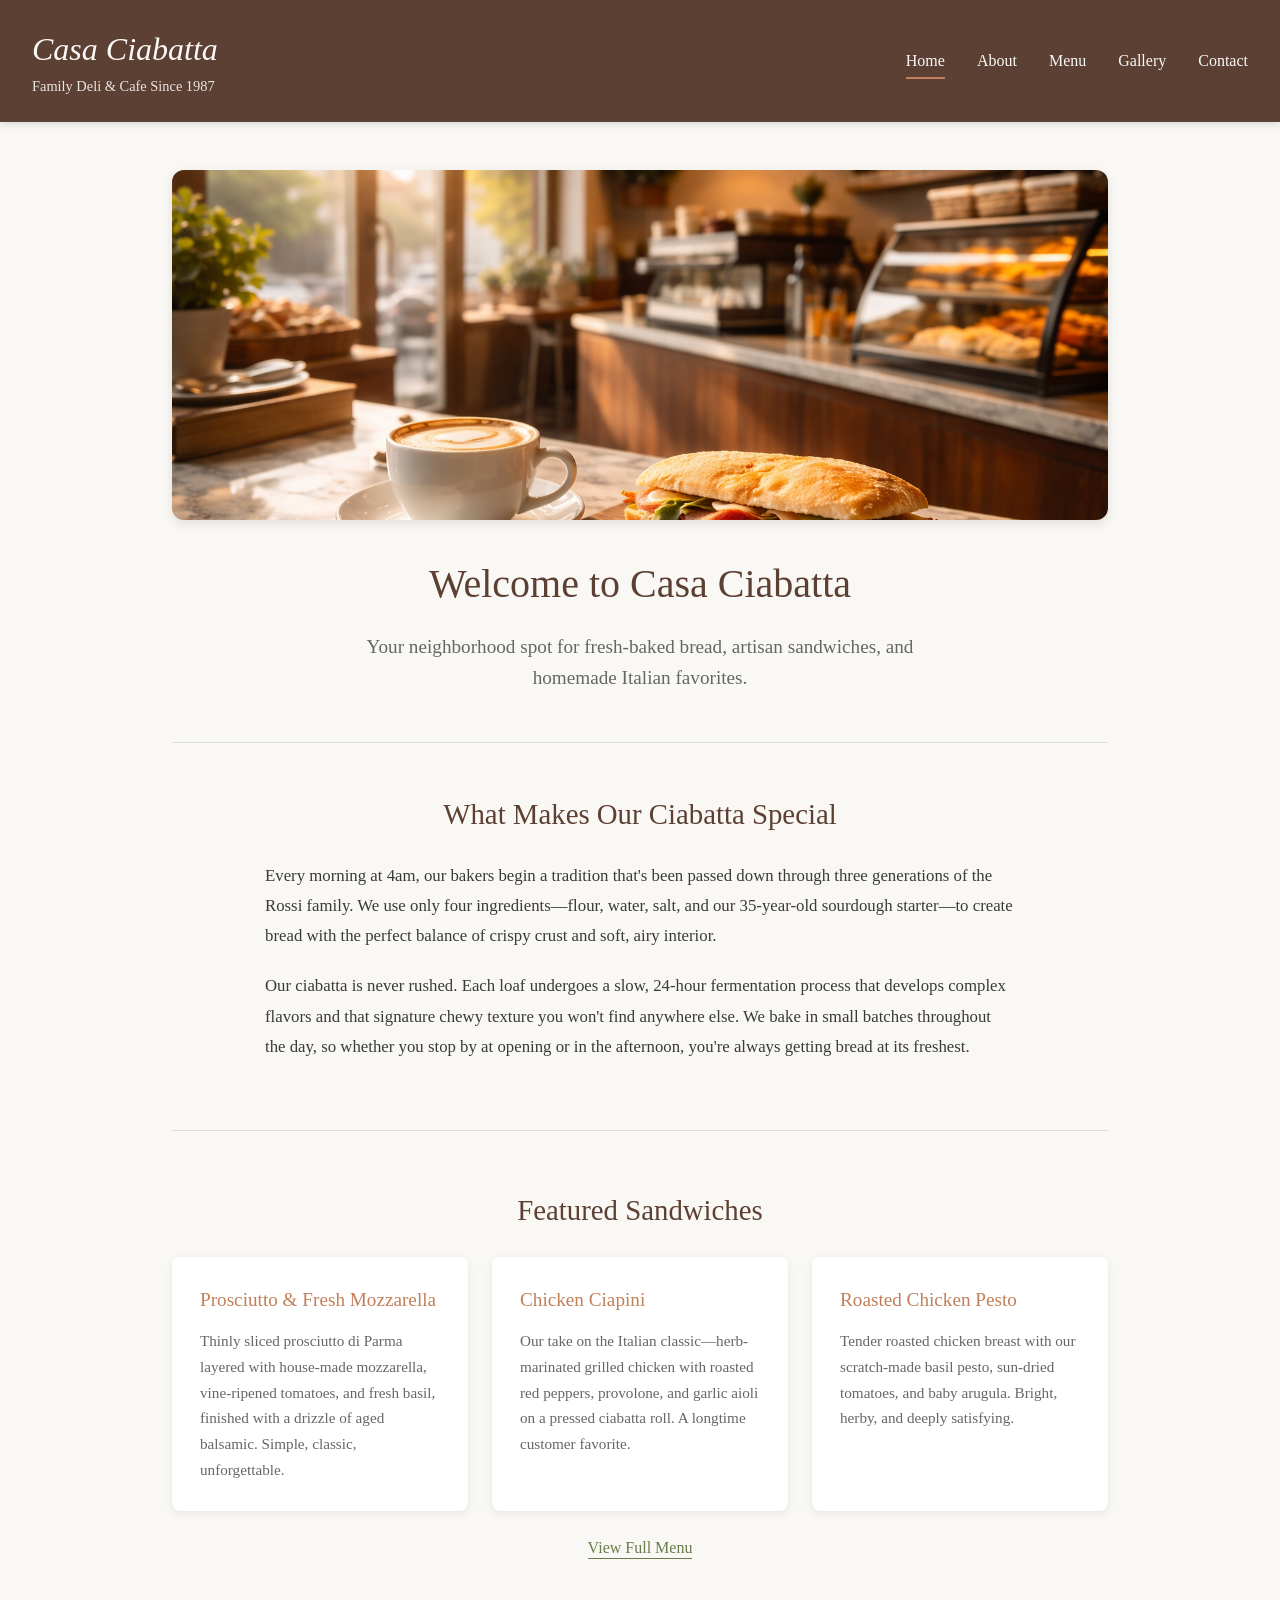
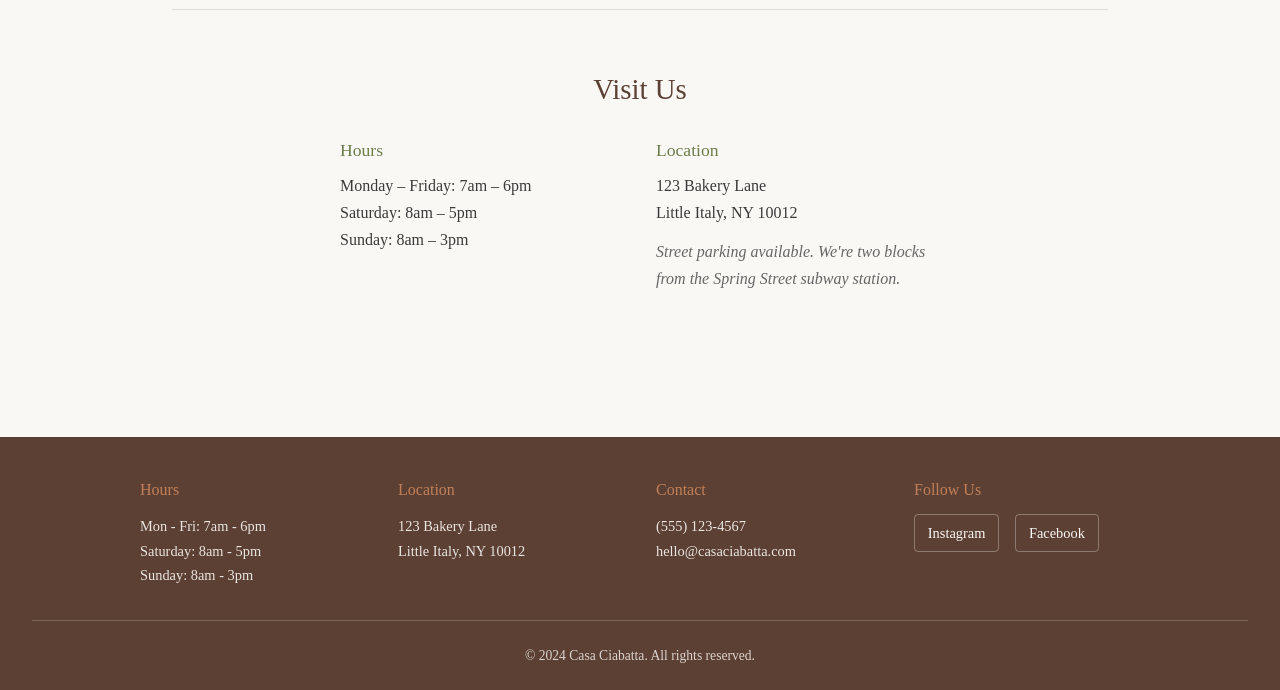
<file: index.html>
<!DOCTYPE html>
<html lang="en">

<head>
    <meta charset="UTF-8">
    <meta name="viewport" content="width=device-width, initial-scale=1.0">
    <title>Casa Ciabatta | Family Deli & Cafe</title>
    <link rel="stylesheet" href="styles.css">
</head>

<body>
    <header>
        <div class="logo">
            <h1>Casa Ciabatta</h1>
            <p class="tagline">Family Deli & Cafe Since 1987</p>
        </div>
        <nav>
            <ul>
                <li><a href="index.html" class="active">Home</a></li>
                <li><a href="about.html">About</a></li>
                <li><a href="menu.html">Menu</a></li>
                <li><a href="gallery.html">Gallery</a></li>
                <li><a href="contact.html">Contact</a></li>
            </ul>
        </nav>
    </header>

    <main>
        <section class="hero">
            <div class="hero-image">
                <img src="images/hero.png" alt="Cappuccino and ciabatta at Casa Ciabatta café">
            </div>
            <h2>Welcome to Casa Ciabatta</h2>
            <p>Your neighborhood spot for fresh-baked bread, artisan sandwiches, and homemade Italian favorites.</p>
        </section>

        <section class="home-section">
            <h3>What Makes Our Ciabatta Special</h3>
            <div class="section-content">
                <p>Every morning at 4am, our bakers begin a tradition that's been passed down through three generations
                    of the Rossi family. We use only four ingredients—flour, water, salt, and our 35-year-old sourdough
                    starter—to create bread with the perfect balance of crispy crust and soft, airy interior.</p>
                <p>Our ciabatta is never rushed. Each loaf undergoes a slow, 24-hour fermentation process that develops
                    complex flavors and that signature chewy texture you won't find anywhere else. We bake in small
                    batches throughout the day, so whether you stop by at opening or in the afternoon, you're always
                    getting bread at its freshest.</p>
            </div>
        </section>

        <section class="home-section">
            <h3>Featured Sandwiches</h3>
            <div class="featured-items">
                <div class="featured-card">
                    <h4>Prosciutto & Fresh Mozzarella</h4>
                    <p>Thinly sliced prosciutto di Parma layered with house-made mozzarella, vine-ripened tomatoes, and
                        fresh basil, finished with a drizzle of aged balsamic. Simple, classic, unforgettable.</p>
                </div>
                <div class="featured-card">
                    <h4>Chicken Ciapini</h4>
                    <p>Our take on the Italian classic—herb-marinated grilled chicken with roasted red peppers,
                        provolone, and garlic aioli on a pressed ciabatta roll. A longtime customer favorite.</p>
                </div>
                <div class="featured-card">
                    <h4>Roasted Chicken Pesto</h4>
                    <p>Tender roasted chicken breast with our scratch-made basil pesto, sun-dried tomatoes, and baby
                        arugula. Bright, herby, and deeply satisfying.</p>
                </div>
            </div>
            <p class="section-cta"><a href="menu.html">View Full Menu</a></p>
        </section>

        <section class="home-section visit-section">
            <h3>Visit Us</h3>
            <div class="visit-content">
                <div class="visit-info">
                    <h4>Hours</h4>
                    <p>Monday – Friday: 7am – 6pm<br>
                        Saturday: 8am – 5pm<br>
                        Sunday: 8am – 3pm</p>
                </div>
                <div class="visit-info">
                    <h4>Location</h4>
                    <p>123 Bakery Lane<br>
                        Little Italy, NY 10012</p>
                    <p class="visit-note">Street parking available. We're two blocks from the Spring Street subway
                        station.</p>
                </div>
            </div>
        </section>
    </main>

    <footer>
        <div class="footer-content">
            <div class="footer-section">
                <h4>Hours</h4>
                <p>Mon - Fri: 7am - 6pm<br>
                    Saturday: 8am - 5pm<br>
                    Sunday: 8am - 3pm</p>
            </div>
            <div class="footer-section">
                <h4>Location</h4>
                <p>123 Bakery Lane<br>
                    Little Italy, NY 10012</p>
            </div>
            <div class="footer-section">
                <h4>Contact</h4>
                <p>(555) 123-4567<br>
                    hello@casaciabatta.com</p>
            </div>
            <div class="footer-section">
                <h4>Follow Us</h4>
                <div class="social-links">
                    <a href="https://instagram.com" target="_blank">Instagram</a>
                    <a href="https://facebook.com" target="_blank">Facebook</a>
                </div>
            </div>
        </div>
        <div class="footer-bottom">
            <p>&copy; 2024 Casa Ciabatta. All rights reserved.</p>
        </div>
    </footer>
</body>

</html>
</file>
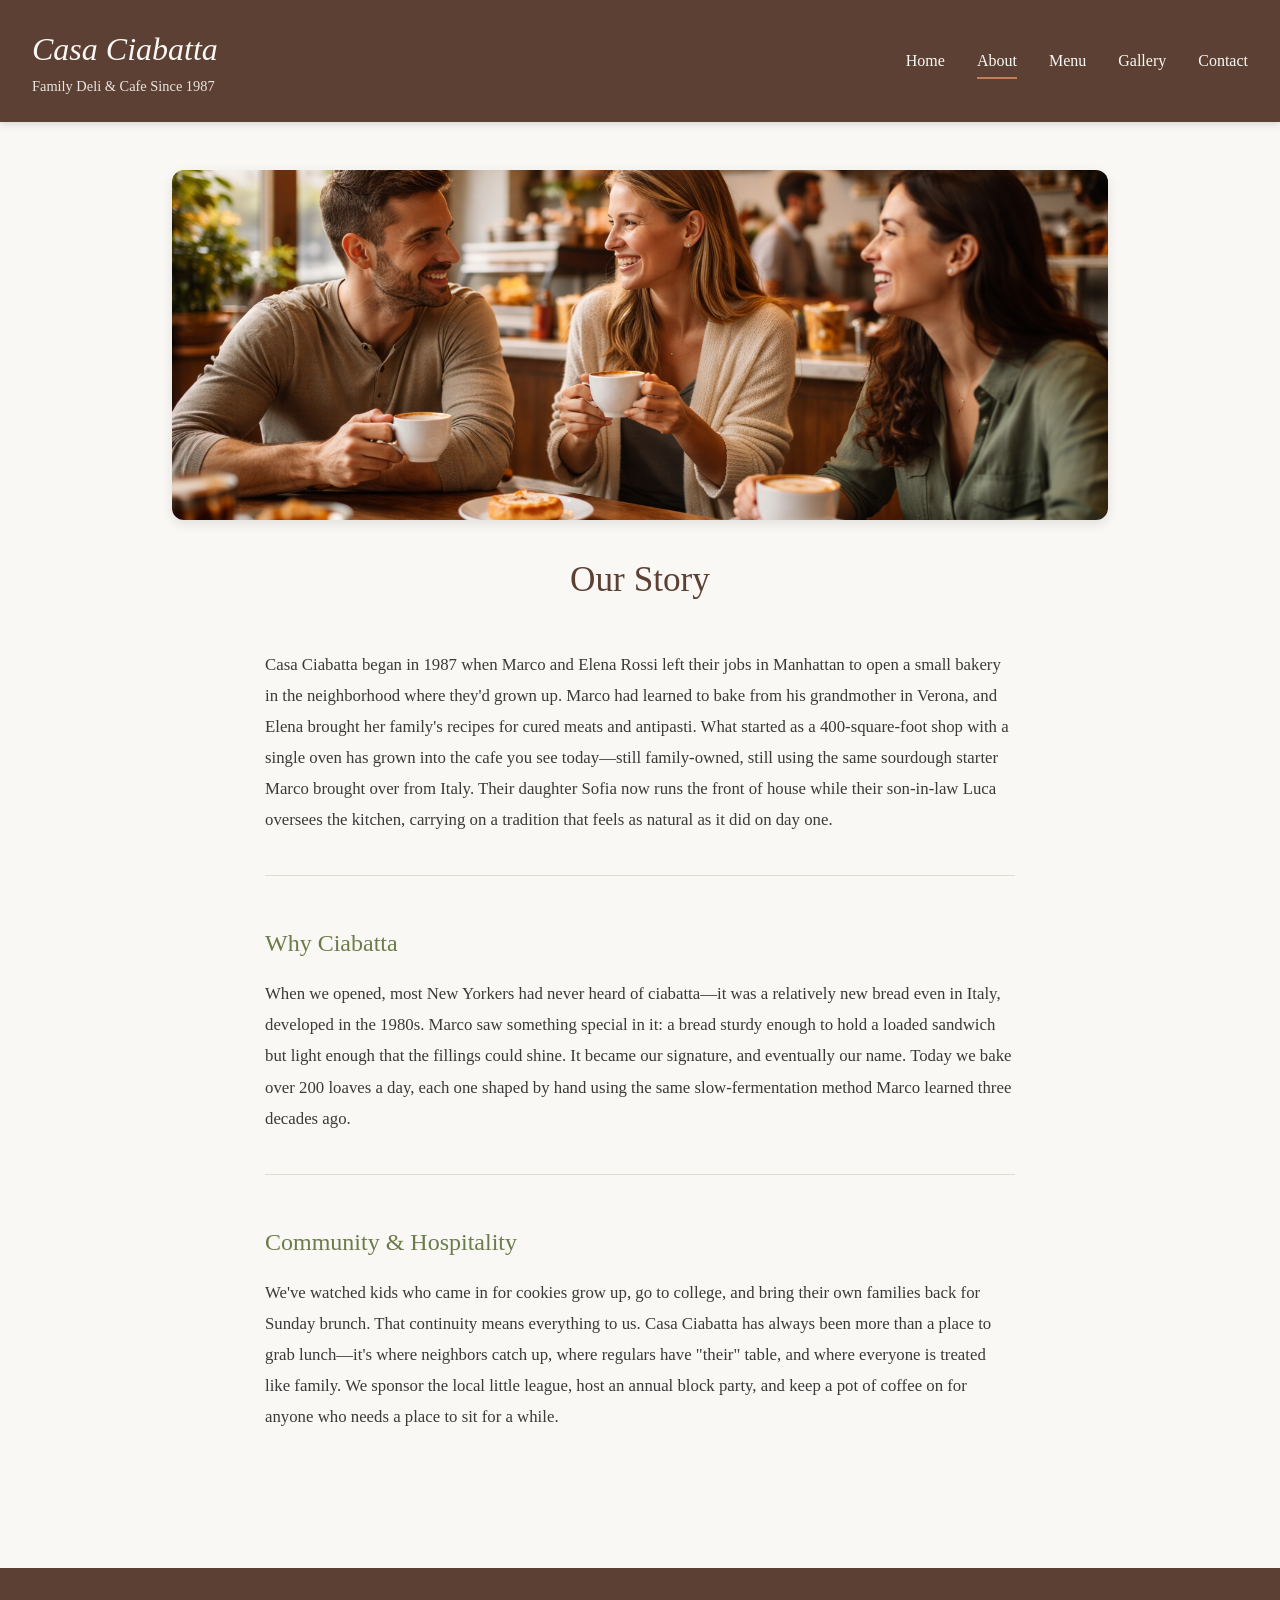
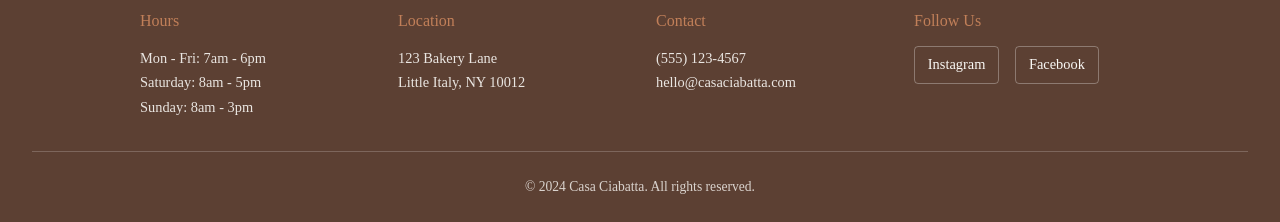
<file: about.html>
<!DOCTYPE html>
<html lang="en">

<head>
    <meta charset="UTF-8">
    <meta name="viewport" content="width=device-width, initial-scale=1.0">
    <title>About Us | Casa Ciabatta</title>
    <link rel="stylesheet" href="styles.css">
</head>

<body>
    <header>
        <div class="logo">
            <h1>Casa Ciabatta</h1>
            <p class="tagline">Family Deli & Cafe Since 1987</p>
        </div>
        <nav>
            <ul>
                <li><a href="index.html">Home</a></li>
                <li><a href="about.html" class="active">About</a></li>
                <li><a href="menu.html">Menu</a></li>
                <li><a href="gallery.html">Gallery</a></li>
                <li><a href="contact.html">Contact</a></li>
            </ul>
        </nav>
    </header>

    <main>
        <section class="about-hero">
            <img src="images/abouthero.png" alt="Guests talking inside Casa Ciabatta café">
        </section>

        <section class="page-header">
            <h2>Our Story</h2>
        </section>

        <section class="about-section">
            <div class="about-content">
                <p>Casa Ciabatta began in 1987 when Marco and Elena Rossi left their jobs in Manhattan to open a small
                    bakery in the neighborhood where they'd grown up. Marco had learned to bake from his grandmother in
                    Verona, and Elena brought her family's recipes for cured meats and antipasti. What started as a
                    400-square-foot shop with a single oven has grown into the cafe you see today—still family-owned,
                    still using the same sourdough starter Marco brought over from Italy. Their daughter Sofia now runs
                    the front of house while their son-in-law Luca oversees the kitchen, carrying on a tradition that
                    feels as natural as it did on day one.</p>
            </div>
        </section>

        <section class="about-section">
            <h3>Why Ciabatta</h3>
            <div class="about-content">
                <p>When we opened, most New Yorkers had never heard of ciabatta—it was a relatively new bread even in
                    Italy, developed in the 1980s. Marco saw something special in it: a bread sturdy enough to hold a
                    loaded sandwich but light enough that the fillings could shine. It became our signature, and
                    eventually our name. Today we bake over 200 loaves a day, each one shaped by hand using the same
                    slow-fermentation method Marco learned three decades ago.</p>
            </div>
        </section>

        <section class="about-section">
            <h3>Community & Hospitality</h3>
            <div class="about-content">
                <p>We've watched kids who came in for cookies grow up, go to college, and bring their own families back
                    for Sunday brunch. That continuity means everything to us. Casa Ciabatta has always been more than a
                    place to grab lunch—it's where neighbors catch up, where regulars have "their" table, and where
                    everyone is treated like family. We sponsor the local little league, host an annual block party, and
                    keep a pot of coffee on for anyone who needs a place to sit for a while.</p>
            </div>
        </section>
    </main>

    <footer>
        <div class="footer-content">
            <div class="footer-section">
                <h4>Hours</h4>
                <p>Mon - Fri: 7am - 6pm<br>
                    Saturday: 8am - 5pm<br>
                    Sunday: 8am - 3pm</p>
            </div>
            <div class="footer-section">
                <h4>Location</h4>
                <p>123 Bakery Lane<br>
                    Little Italy, NY 10012</p>
            </div>
            <div class="footer-section">
                <h4>Contact</h4>
                <p>(555) 123-4567<br>
                    hello@casaciabatta.com</p>
            </div>
            <div class="footer-section">
                <h4>Follow Us</h4>
                <div class="social-links">
                    <a href="https://instagram.com" target="_blank">Instagram</a>
                    <a href="https://facebook.com" target="_blank">Facebook</a>
                </div>
            </div>
        </div>
        <div class="footer-bottom">
            <p>&copy; 2024 Casa Ciabatta. All rights reserved.</p>
        </div>
    </footer>
</body>

</html>
</file>
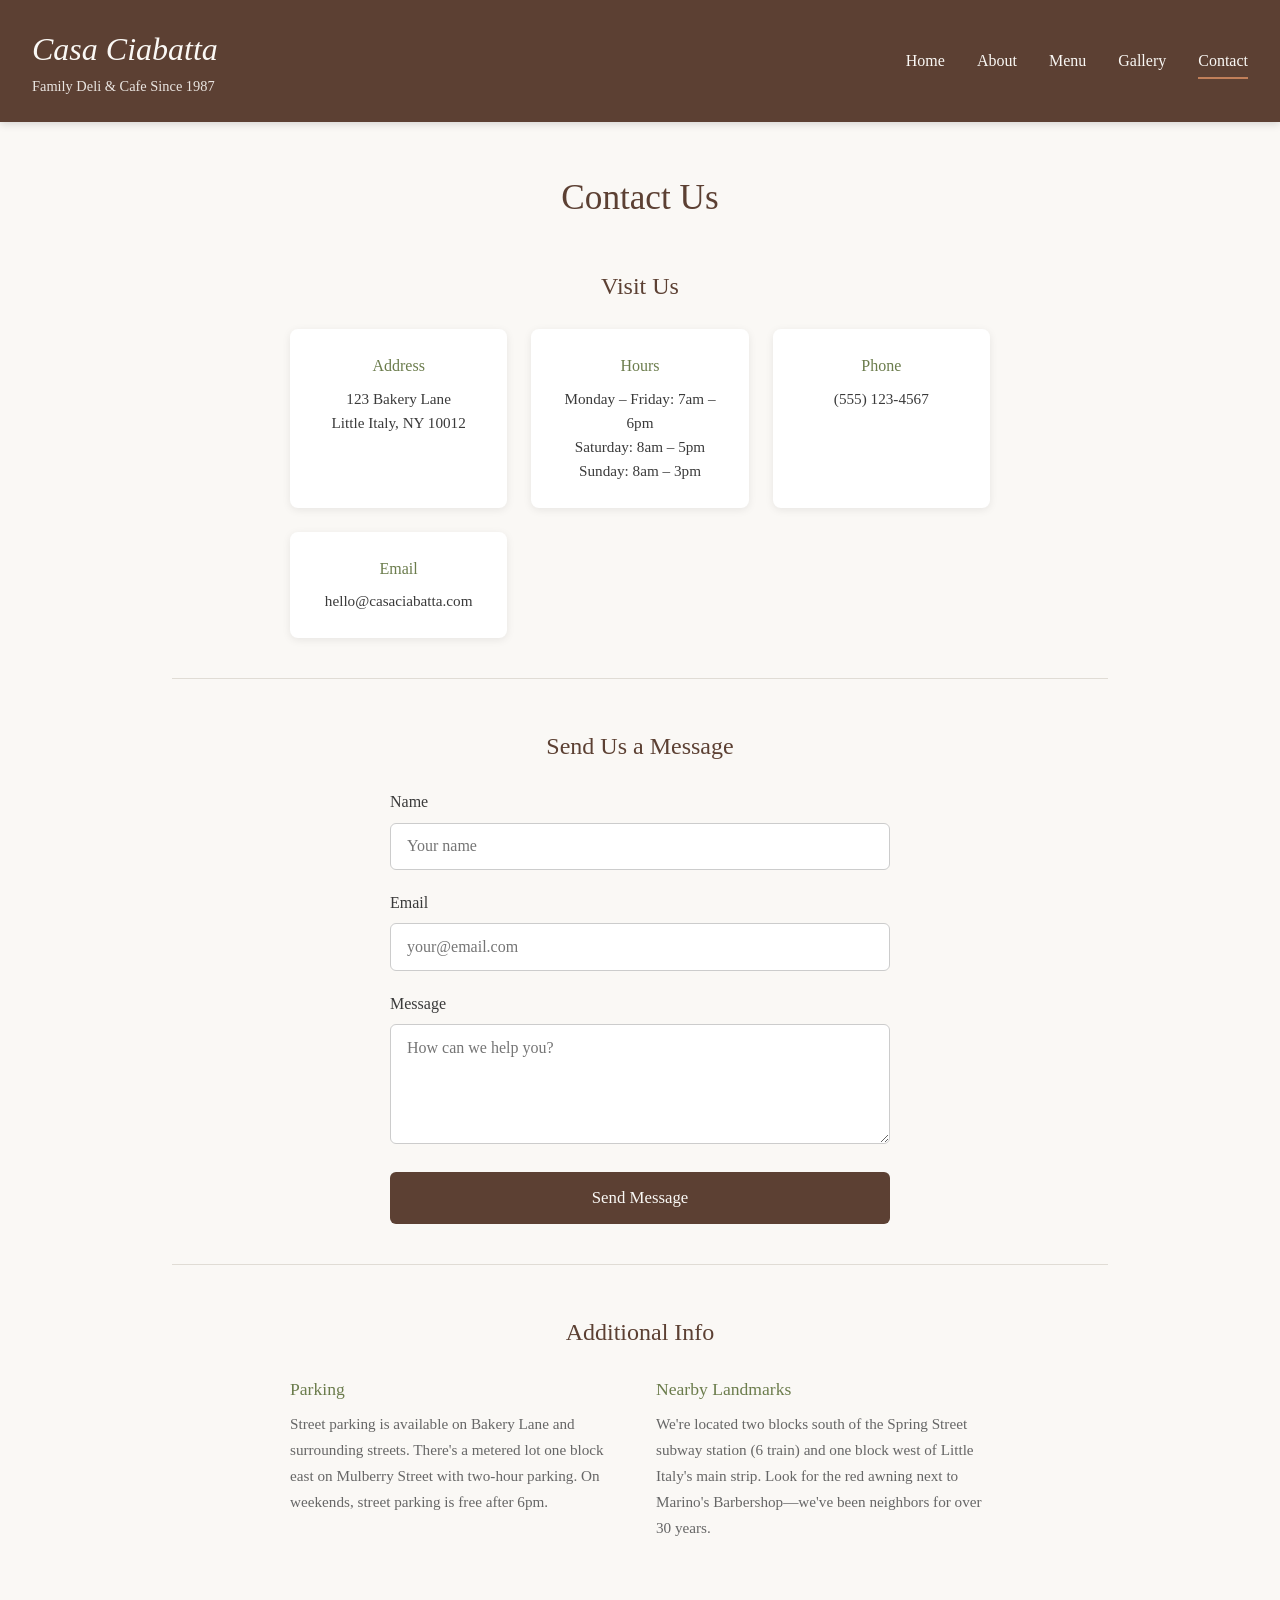
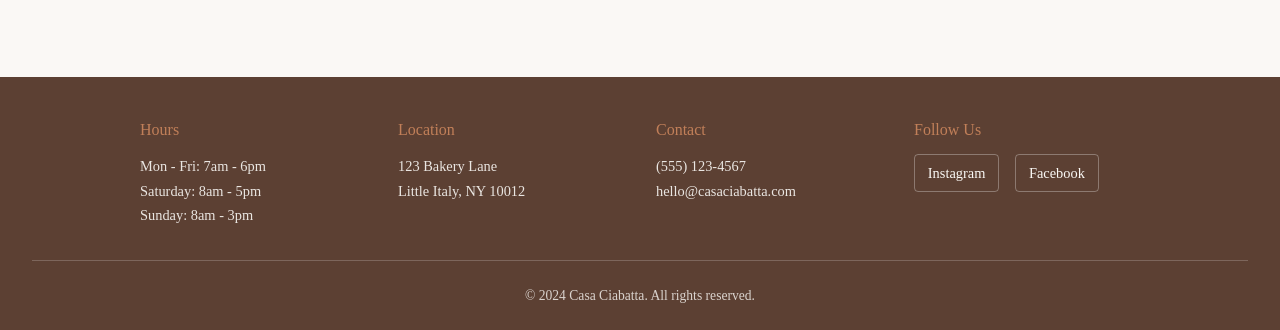
<file: contact.html>
<!DOCTYPE html>
<html lang="en">

<head>
    <meta charset="UTF-8">
    <meta name="viewport" content="width=device-width, initial-scale=1.0">
    <title>Contact | Casa Ciabatta</title>
    <link rel="stylesheet" href="styles.css">
</head>

<body>
    <header>
        <div class="logo">
            <h1>Casa Ciabatta</h1>
            <p class="tagline">Family Deli & Cafe Since 1987</p>
        </div>
        <nav>
            <ul>
                <li><a href="index.html">Home</a></li>
                <li><a href="about.html">About</a></li>
                <li><a href="menu.html">Menu</a></li>
                <li><a href="gallery.html">Gallery</a></li>
                <li><a href="contact.html" class="active">Contact</a></li>
            </ul>
        </nav>
    </header>

    <main>
        <section class="page-header">
            <h2>Contact Us</h2>
        </section>

        <section class="contact-section">
            <h3>Visit Us</h3>
            <div class="contact-grid">
                <div class="contact-card">
                    <h4>Address</h4>
                    <p>123 Bakery Lane<br>Little Italy, NY 10012</p>
                </div>
                <div class="contact-card">
                    <h4>Hours</h4>
                    <p>Monday – Friday: 7am – 6pm<br>
                        Saturday: 8am – 5pm<br>
                        Sunday: 8am – 3pm</p>
                </div>
                <div class="contact-card">
                    <h4>Phone</h4>
                    <p>(555) 123-4567</p>
                </div>
                <div class="contact-card">
                    <h4>Email</h4>
                    <p>hello@casaciabatta.com</p>
                </div>
            </div>
        </section>

        <section class="contact-section">
            <h3>Send Us a Message</h3>
            <form class="contact-form" id="contact-form" novalidate>
                <div class="form-group">
                    <label for="name">Name</label>
                    <input type="text" id="name" name="name" required placeholder="Your name">
                    <span class="error-msg" id="name-error"></span>
                </div>
                <div class="form-group">
                    <label for="email">Email</label>
                    <input type="email" id="email" name="email" required placeholder="your@email.com">
                    <span class="error-msg" id="email-error"></span>
                </div>
                <div class="form-group">
                    <label for="message">Message</label>
                    <textarea id="message" name="message" rows="5" required
                        placeholder="How can we help you?"></textarea>
                    <span class="error-msg" id="message-error"></span>
                </div>
                <button type="submit" class="submit-btn">Send Message</button>
            </form>
            <div id="success-msg" class="hidden" role="alert">
                Thanks for reaching out! We'll get back to you soon.
            </div>
        </section>

        <section class="contact-section">
            <h3>Additional Info</h3>
            <div class="info-grid">
                <div class="info-item">
                    <h4>Parking</h4>
                    <p>Street parking is available on Bakery Lane and surrounding streets. There's a metered lot one
                        block east on Mulberry Street with two-hour parking. On weekends, street parking is free after
                        6pm.</p>
                </div>
                <div class="info-item">
                    <h4>Nearby Landmarks</h4>
                    <p>We're located two blocks south of the Spring Street subway station (6 train) and one block west
                        of Little Italy's main strip. Look for the red awning next to Marino's Barbershop—we've been
                        neighbors for over 30 years.</p>
                </div>
            </div>
        </section>
    </main>

    <footer>
        <div class="footer-content">
            <div class="footer-section">
                <h4>Hours</h4>
                <p>Mon - Fri: 7am - 6pm<br>
                    Saturday: 8am - 5pm<br>
                    Sunday: 8am - 3pm</p>
            </div>
            <div class="footer-section">
                <h4>Location</h4>
                <p>123 Bakery Lane<br>
                    Little Italy, NY 10012</p>
            </div>
            <div class="footer-section">
                <h4>Contact</h4>
                <p>(555) 123-4567<br>
                    hello@casaciabatta.com</p>
            </div>
            <div class="footer-section">
                <h4>Follow Us</h4>
                <div class="social-links">
                    <a href="https://instagram.com" target="_blank">Instagram</a>
                    <a href="https://facebook.com" target="_blank">Facebook</a>
                </div>
            </div>
        </div>
        <div class="footer-bottom">
            <p>&copy; 2024 Casa Ciabatta. All rights reserved.</p>
        </div>
    </footer>
    <script src="script.js"></script>
</body>

</html>
</file>
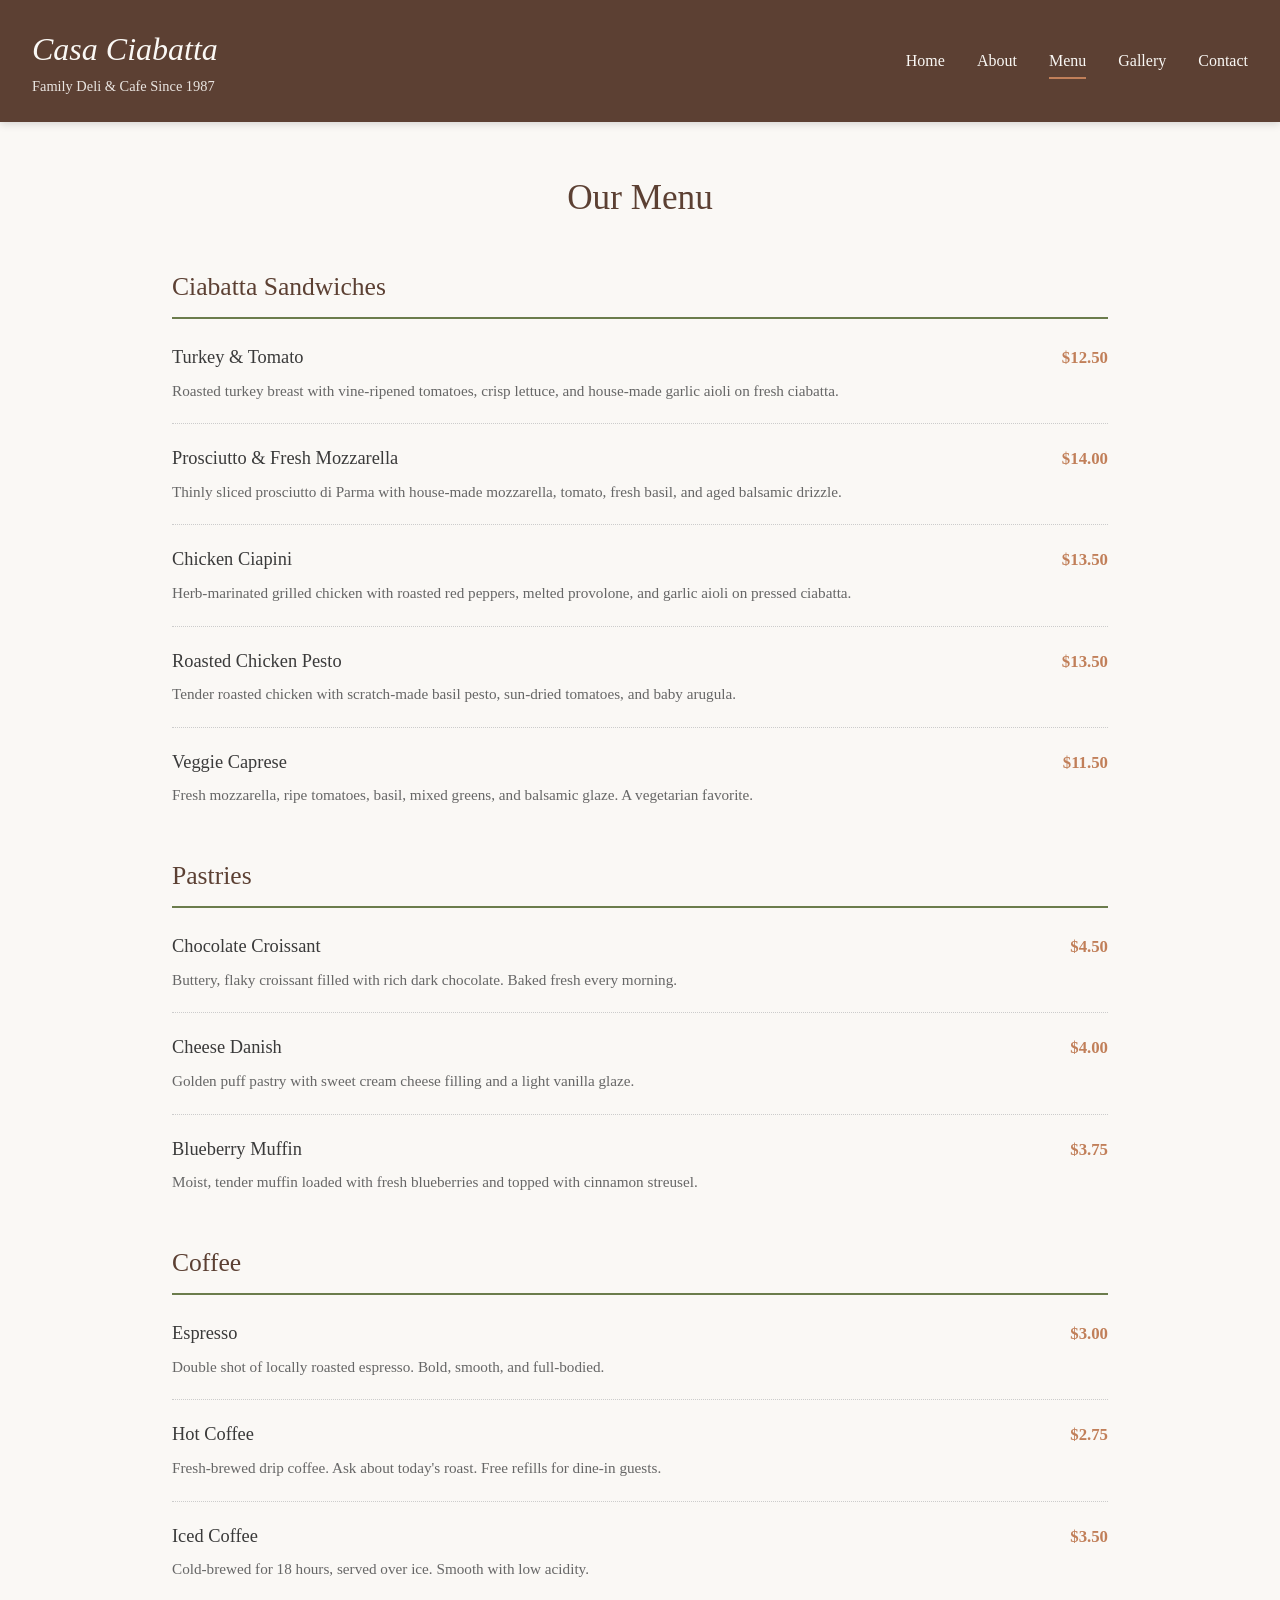
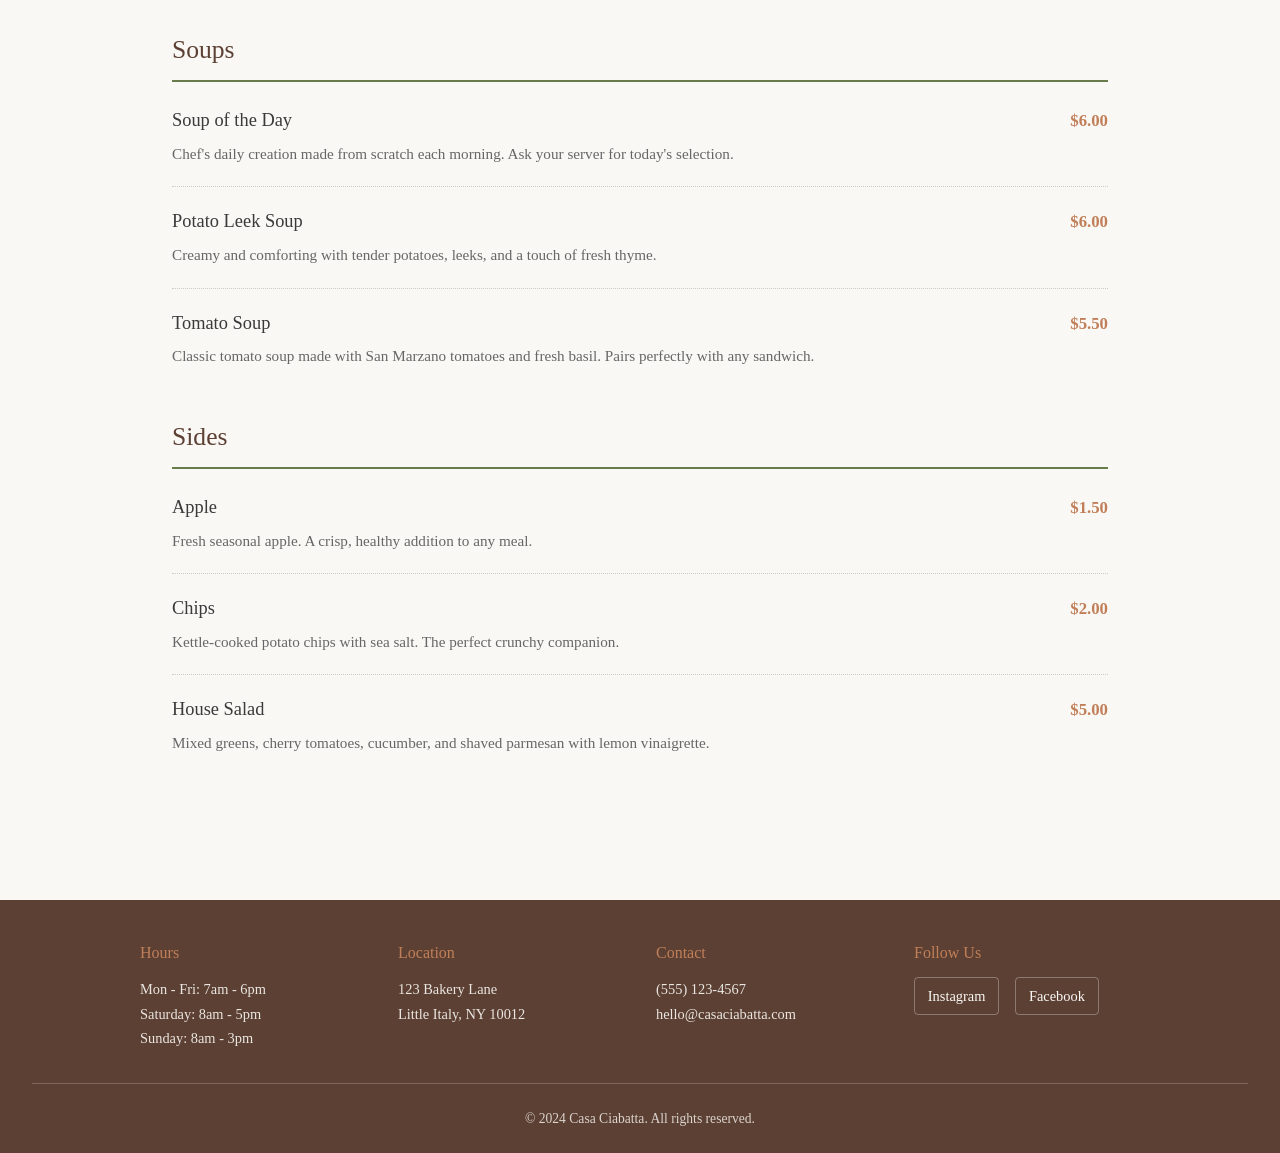
<file: menu.html>
<!DOCTYPE html>
<html lang="en">
<head>
    <meta charset="UTF-8">
    <meta name="viewport" content="width=device-width, initial-scale=1.0">
    <title>Menu | Casa Ciabatta</title>
    <link rel="stylesheet" href="styles.css">
</head>
<body>
    <header>
        <div class="logo">
            <h1>Casa Ciabatta</h1>
            <p class="tagline">Family Deli & Cafe Since 1987</p>
        </div>
        <nav>
            <ul>
                <li><a href="index.html">Home</a></li>
                <li><a href="about.html">About</a></li>
                <li><a href="menu.html" class="active">Menu</a></li>
                <li><a href="gallery.html">Gallery</a></li>
                <li><a href="contact.html">Contact</a></li>
            </ul>
        </nav>
    </header>

    <main>
        <section class="page-header">
            <h2>Our Menu</h2>
        </section>

        <section class="menu-category">
            <h3>Ciabatta Sandwiches</h3>
            <div class="menu-items">
                <div class="menu-item">
                    <div class="item-header">
                        <span class="item-name">Turkey & Tomato</span>
                        <span class="item-price">$12.50</span>
                    </div>
                    <p class="item-description">Roasted turkey breast with vine-ripened tomatoes, crisp lettuce, and house-made garlic aioli on fresh ciabatta.</p>
                </div>
                <div class="menu-item">
                    <div class="item-header">
                        <span class="item-name">Prosciutto & Fresh Mozzarella</span>
                        <span class="item-price">$14.00</span>
                    </div>
                    <p class="item-description">Thinly sliced prosciutto di Parma with house-made mozzarella, tomato, fresh basil, and aged balsamic drizzle.</p>
                </div>
                <div class="menu-item">
                    <div class="item-header">
                        <span class="item-name">Chicken Ciapini</span>
                        <span class="item-price">$13.50</span>
                    </div>
                    <p class="item-description">Herb-marinated grilled chicken with roasted red peppers, melted provolone, and garlic aioli on pressed ciabatta.</p>
                </div>
                <div class="menu-item">
                    <div class="item-header">
                        <span class="item-name">Roasted Chicken Pesto</span>
                        <span class="item-price">$13.50</span>
                    </div>
                    <p class="item-description">Tender roasted chicken with scratch-made basil pesto, sun-dried tomatoes, and baby arugula.</p>
                </div>
                <div class="menu-item">
                    <div class="item-header">
                        <span class="item-name">Veggie Caprese</span>
                        <span class="item-price">$11.50</span>
                    </div>
                    <p class="item-description">Fresh mozzarella, ripe tomatoes, basil, mixed greens, and balsamic glaze. A vegetarian favorite.</p>
                </div>
            </div>
        </section>

        <section class="menu-category">
            <h3>Pastries</h3>
            <div class="menu-items">
                <div class="menu-item">
                    <div class="item-header">
                        <span class="item-name">Chocolate Croissant</span>
                        <span class="item-price">$4.50</span>
                    </div>
                    <p class="item-description">Buttery, flaky croissant filled with rich dark chocolate. Baked fresh every morning.</p>
                </div>
                <div class="menu-item">
                    <div class="item-header">
                        <span class="item-name">Cheese Danish</span>
                        <span class="item-price">$4.00</span>
                    </div>
                    <p class="item-description">Golden puff pastry with sweet cream cheese filling and a light vanilla glaze.</p>
                </div>
                <div class="menu-item">
                    <div class="item-header">
                        <span class="item-name">Blueberry Muffin</span>
                        <span class="item-price">$3.75</span>
                    </div>
                    <p class="item-description">Moist, tender muffin loaded with fresh blueberries and topped with cinnamon streusel.</p>
                </div>
            </div>
        </section>

        <section class="menu-category">
            <h3>Coffee</h3>
            <div class="menu-items">
                <div class="menu-item">
                    <div class="item-header">
                        <span class="item-name">Espresso</span>
                        <span class="item-price">$3.00</span>
                    </div>
                    <p class="item-description">Double shot of locally roasted espresso. Bold, smooth, and full-bodied.</p>
                </div>
                <div class="menu-item">
                    <div class="item-header">
                        <span class="item-name">Hot Coffee</span>
                        <span class="item-price">$2.75</span>
                    </div>
                    <p class="item-description">Fresh-brewed drip coffee. Ask about today's roast. Free refills for dine-in guests.</p>
                </div>
                <div class="menu-item">
                    <div class="item-header">
                        <span class="item-name">Iced Coffee</span>
                        <span class="item-price">$3.50</span>
                    </div>
                    <p class="item-description">Cold-brewed for 18 hours, served over ice. Smooth with low acidity.</p>
                </div>
            </div>
        </section>

        <section class="menu-category">
            <h3>Soups</h3>
            <div class="menu-items">
                <div class="menu-item">
                    <div class="item-header">
                        <span class="item-name">Soup of the Day</span>
                        <span class="item-price">$6.00</span>
                    </div>
                    <p class="item-description">Chef's daily creation made from scratch each morning. Ask your server for today's selection.</p>
                </div>
                <div class="menu-item">
                    <div class="item-header">
                        <span class="item-name">Potato Leek Soup</span>
                        <span class="item-price">$6.00</span>
                    </div>
                    <p class="item-description">Creamy and comforting with tender potatoes, leeks, and a touch of fresh thyme.</p>
                </div>
                <div class="menu-item">
                    <div class="item-header">
                        <span class="item-name">Tomato Soup</span>
                        <span class="item-price">$5.50</span>
                    </div>
                    <p class="item-description">Classic tomato soup made with San Marzano tomatoes and fresh basil. Pairs perfectly with any sandwich.</p>
                </div>
            </div>
        </section>

        <section class="menu-category">
            <h3>Sides</h3>
            <div class="menu-items">
                <div class="menu-item">
                    <div class="item-header">
                        <span class="item-name">Apple</span>
                        <span class="item-price">$1.50</span>
                    </div>
                    <p class="item-description">Fresh seasonal apple. A crisp, healthy addition to any meal.</p>
                </div>
                <div class="menu-item">
                    <div class="item-header">
                        <span class="item-name">Chips</span>
                        <span class="item-price">$2.00</span>
                    </div>
                    <p class="item-description">Kettle-cooked potato chips with sea salt. The perfect crunchy companion.</p>
                </div>
                <div class="menu-item">
                    <div class="item-header">
                        <span class="item-name">House Salad</span>
                        <span class="item-price">$5.00</span>
                    </div>
                    <p class="item-description">Mixed greens, cherry tomatoes, cucumber, and shaved parmesan with lemon vinaigrette.</p>
                </div>
            </div>
        </section>
    </main>

    <footer>
        <div class="footer-content">
            <div class="footer-section">
                <h4>Hours</h4>
                <p>Mon - Fri: 7am - 6pm<br>
                Saturday: 8am - 5pm<br>
                Sunday: 8am - 3pm</p>
            </div>
            <div class="footer-section">
                <h4>Location</h4>
                <p>123 Bakery Lane<br>
                Little Italy, NY 10012</p>
            </div>
            <div class="footer-section">
                <h4>Contact</h4>
                <p>(555) 123-4567<br>
                hello@casaciabatta.com</p>
            </div>
            <div class="footer-section">
                <h4>Follow Us</h4>
                <div class="social-links">
                    <a href="https://instagram.com" target="_blank">Instagram</a>
                    <a href="https://facebook.com" target="_blank">Facebook</a>
                </div>
            </div>
        </div>
        <div class="footer-bottom">
            <p>&copy; 2024 Casa Ciabatta. All rights reserved.</p>
        </div>
    </footer>
</body>
</html>
</file>
<file: styles.css>
/* Base Styles */
* {
    margin: 0;
    padding: 0;
    box-sizing: border-box;
}

:root {
    --color-cream: #faf8f5;
    --color-warm-brown: #5c4033;
    --color-terracotta: #c17f59;
    --color-olive: #6b7c4c;
    --color-text: #3a3a3a;
    --color-light-text: #666;
}

body {
    font-family: Georgia, 'Times New Roman', serif;
    background-color: var(--color-cream);
    color: var(--color-text);
    line-height: 1.6;
}

/* Header */
header {
    background-color: var(--color-warm-brown);
    color: var(--color-cream);
    padding: 1.5rem 2rem;
    display: flex;
    justify-content: space-between;
    align-items: center;
    flex-wrap: wrap;
    gap: 1rem;
    position: sticky;
    top: 0;
    z-index: 100;
    box-shadow: 0 2px 8px rgba(0, 0, 0, 0.15);
}

.logo h1 {
    font-size: 2rem;
    font-weight: normal;
    font-style: italic;
}

.tagline {
    font-size: 0.9rem;
    opacity: 0.9;
}

nav ul {
    list-style: none;
    display: flex;
    gap: 2rem;
}

nav a {
    color: var(--color-cream);
    text-decoration: none;
    font-size: 1rem;
    padding: 0.5rem 0;
    border-bottom: 2px solid transparent;
    transition: border-color 0.3s;
}

nav a:hover,
nav a.active {
    border-bottom-color: var(--color-terracotta);
}

/* Main Content */
main {
    max-width: 1000px;
    margin: 0 auto;
    padding: 3rem 2rem;
}

/* Hero Section */
.hero {
    text-align: center;
    padding: 0 0 3rem 0;
    border-bottom: 1px solid #ddd;
    margin-bottom: 3rem;
}

.hero-image {
    margin: 0 0 2rem 0;
    border-radius: 12px;
    overflow: hidden;
    box-shadow: 0 4px 12px rgba(0, 0, 0, 0.1);
}

.hero-image img {
    width: 100%;
    height: 350px;
    object-fit: cover;
    display: block;
}

.hero h2 {
    font-size: 2.5rem;
    font-weight: normal;
    color: var(--color-warm-brown);
    margin-bottom: 1rem;
}

.hero p {
    font-size: 1.2rem;
    color: var(--color-light-text);
    max-width: 600px;
    margin: 0 auto;
}

@media (max-width: 768px) {
    .hero-image img {
        height: 250px;
    }

    .hero h2 {
        font-size: 2rem;
    }
}

@media (max-width: 480px) {
    .hero-image img {
        height: 200px;
    }

    .hero-image {
        border-radius: 8px;
    }
}

/* Home Sections */
.home-section {
    margin-bottom: 3.5rem;
    padding-bottom: 3rem;
    border-bottom: 1px solid #e0dcd5;
}

.home-section:last-of-type {
    border-bottom: none;
    margin-bottom: 0;
}

.home-section h3 {
    font-size: 1.8rem;
    font-weight: normal;
    color: var(--color-warm-brown);
    margin-bottom: 1.5rem;
    text-align: center;
}

.section-content {
    max-width: 750px;
    margin: 0 auto;
}

.section-content p {
    font-size: 1.05rem;
    margin-bottom: 1.25rem;
    line-height: 1.8;
}

/* Featured Items */
.featured-items {
    display: grid;
    grid-template-columns: repeat(auto-fit, minmax(280px, 1fr));
    gap: 1.5rem;
    margin-bottom: 1.5rem;
}

.featured-card {
    background: white;
    padding: 1.75rem;
    border-radius: 8px;
    box-shadow: 0 2px 8px rgba(0, 0, 0, 0.08);
}

.featured-card h4 {
    color: var(--color-terracotta);
    font-size: 1.2rem;
    font-weight: normal;
    margin-bottom: 0.75rem;
}

.featured-card p {
    font-size: 0.95rem;
    line-height: 1.7;
    color: var(--color-light-text);
}

.section-cta {
    text-align: center;
    margin-top: 1.5rem;
}

.section-cta a {
    color: var(--color-olive);
    text-decoration: none;
    font-size: 1rem;
    border-bottom: 1px solid var(--color-olive);
    padding-bottom: 2px;
    transition: color 0.3s, border-color 0.3s;
}

.section-cta a:hover {
    color: var(--color-terracotta);
    border-color: var(--color-terracotta);
}

/* Visit Section */
.visit-content {
    display: grid;
    grid-template-columns: repeat(auto-fit, minmax(250px, 1fr));
    gap: 2rem;
    max-width: 600px;
    margin: 0 auto;
}

.visit-info h4 {
    color: var(--color-olive);
    font-size: 1.1rem;
    font-weight: normal;
    margin-bottom: 0.5rem;
}

.visit-info p {
    font-size: 1rem;
    line-height: 1.7;
}

.visit-note {
    margin-top: 0.75rem;
    font-size: 0.9rem;
    color: var(--color-light-text);
    font-style: italic;
}

/* Page Headers */
.page-header {
    text-align: center;
    margin-bottom: 2.5rem;
}

.page-header h2 {
    font-size: 2.2rem;
    font-weight: normal;
    color: var(--color-warm-brown);
}

/* Content Sections */
.content {
    max-width: 700px;
    margin: 0 auto;
}

.content p {
    margin-bottom: 1.5rem;
    font-size: 1.1rem;
}

/* About Page */
.about-hero {
    margin-bottom: 2rem;
    border-radius: 12px;
    overflow: hidden;
    box-shadow: 0 4px 12px rgba(0, 0, 0, 0.1);
}

.about-hero img {
    width: 100%;
    height: 350px;
    object-fit: cover;
    display: block;
}

@media (max-width: 768px) {
    .about-hero img {
        height: 250px;
    }
}

@media (max-width: 480px) {
    .about-hero img {
        height: 200px;
    }

    .about-hero {
        border-radius: 8px;
    }
}

.about-section {
    max-width: 750px;
    margin: 0 auto 3rem;
    padding-bottom: 2.5rem;
    border-bottom: 1px solid #e0dcd5;
}

.about-section:last-of-type {
    border-bottom: none;
    margin-bottom: 0;
}

.about-section h3 {
    font-size: 1.5rem;
    font-weight: normal;
    color: var(--color-olive);
    margin-bottom: 1rem;
}

.about-content p {
    font-size: 1.05rem;
    line-height: 1.85;
    margin-bottom: 1rem;
}

.about-content p:last-child {
    margin-bottom: 0;
}

/* Menu Styles */
.menu-category {
    margin-bottom: 3rem;
}

.menu-category h3 {
    font-size: 1.6rem;
    font-weight: normal;
    color: var(--color-warm-brown);
    border-bottom: 2px solid var(--color-olive);
    padding-bottom: 0.6rem;
    margin-bottom: 1.5rem;
}

.menu-items {
    display: flex;
    flex-direction: column;
    gap: 1.25rem;
}

.menu-item {
    padding-bottom: 1.25rem;
    border-bottom: 1px dotted #ccc;
}

.menu-item:last-child {
    border-bottom: none;
    padding-bottom: 0;
}

.item-header {
    display: flex;
    justify-content: space-between;
    align-items: baseline;
    gap: 1rem;
    margin-bottom: 0.4rem;
}

.item-name {
    font-size: 1.15rem;
    color: var(--color-text);
}

.item-price {
    font-size: 1.05rem;
    color: var(--color-terracotta);
    font-weight: bold;
    white-space: nowrap;
}

.item-description {
    font-size: 0.95rem;
    color: var(--color-light-text);
    line-height: 1.6;
    margin: 0;
}

@media (max-width: 480px) {
    .menu-category h3 {
        font-size: 1.4rem;
    }

    .item-header {
        flex-wrap: wrap;
    }

    .item-name {
        font-size: 1.1rem;
    }
}

/* Gallery Grid */
.gallery-grid {
    display: grid;
    grid-template-columns: repeat(3, 1fr);
    gap: 1.5rem;
}

.gallery-item {
    background: white;
    border-radius: 8px;
    overflow: hidden;
    box-shadow: 0 2px 8px rgba(0, 0, 0, 0.08);
    transition: transform 0.3s, box-shadow 0.3s;
}

.gallery-item:hover {
    transform: translateY(-4px);
    box-shadow: 0 6px 16px rgba(0, 0, 0, 0.12);
}

.gallery-item img {
    width: 100%;
    height: 200px;
    object-fit: cover;
    display: block;
}

.gallery-caption {
    padding: 1rem;
    font-size: 0.95rem;
    color: var(--color-text);
    text-align: center;
    margin: 0;
}

@media (max-width: 900px) {
    .gallery-grid {
        grid-template-columns: repeat(2, 1fr);
    }
}

@media (max-width: 550px) {
    .gallery-grid {
        grid-template-columns: 1fr;
        gap: 1.25rem;
    }

    .gallery-item img {
        height: 220px;
    }
}

/* Contact Page */
.contact-section {
    margin-bottom: 3rem;
    padding-bottom: 2.5rem;
    border-bottom: 1px solid #e0dcd5;
}

.contact-section:last-of-type {
    border-bottom: none;
    margin-bottom: 0;
}

.contact-section h3 {
    font-size: 1.5rem;
    font-weight: normal;
    color: var(--color-warm-brown);
    text-align: center;
    margin-bottom: 1.5rem;
}

.contact-grid {
    display: grid;
    grid-template-columns: repeat(auto-fit, minmax(200px, 1fr));
    gap: 1.5rem;
    max-width: 700px;
    margin: 0 auto;
}

.contact-card {
    background: white;
    padding: 1.5rem;
    border-radius: 8px;
    box-shadow: 0 2px 8px rgba(0, 0, 0, 0.08);
    text-align: center;
}

.contact-card h4 {
    font-size: 1rem;
    font-weight: normal;
    color: var(--color-olive);
    margin-bottom: 0.5rem;
}

.contact-card p {
    font-size: 0.95rem;
    line-height: 1.6;
}

/* Contact Form */
.contact-form {
    max-width: 500px;
    margin: 0 auto;
}

.form-group {
    margin-bottom: 1.25rem;
}

.form-group label {
    display: block;
    font-size: 1rem;
    color: var(--color-text);
    margin-bottom: 0.5rem;
}

.form-group input,
.form-group textarea {
    width: 100%;
    padding: 0.85rem 1rem;
    font-family: Georgia, 'Times New Roman', serif;
    font-size: 1rem;
    border: 1px solid #ccc;
    border-radius: 6px;
    background-color: white;
    transition: border-color 0.3s, box-shadow 0.3s;
}

.hidden {
    display: none;
}

#success-msg {
    max-width: 500px;
    margin: 1rem auto 0;
    padding: 16px 20px;
    border: 1px solid var(--color-olive);
    border-radius: 6px;
    background-color: #f8faf5;
    color: var(--color-warm-brown);
    text-align: center;
}

.contact-form .input-error {
    border: 2px solid red;
}

.form-group input:focus,
.form-group textarea:focus {
    outline: none;
    border-color: var(--color-olive);
    box-shadow: 0 0 0 3px rgba(107, 124, 76, 0.15);
}

.form-group textarea {
    resize: vertical;
    min-height: 120px;
}

.submit-btn {
    display: block;
    width: 100%;
    padding: 1rem;
    font-family: Georgia, 'Times New Roman', serif;
    font-size: 1.05rem;
    color: var(--color-cream);
    background-color: var(--color-warm-brown);
    border: none;
    border-radius: 6px;
    cursor: pointer;
    transition: background-color 0.3s;
}

.submit-btn:hover {
    background-color: #4a352a;
}

/* Additional Info */
.info-grid {
    display: grid;
    grid-template-columns: repeat(auto-fit, minmax(280px, 1fr));
    gap: 2rem;
    max-width: 700px;
    margin: 0 auto;
}

.info-item h4 {
    font-size: 1.1rem;
    font-weight: normal;
    color: var(--color-olive);
    margin-bottom: 0.5rem;
}

.info-item p {
    font-size: 0.95rem;
    line-height: 1.7;
    color: var(--color-light-text);
}

@media (max-width: 480px) {
    .contact-form {
        padding: 0 0.5rem;
    }

    .form-group input,
    .form-group textarea {
        padding: 0.75rem;
    }
}

/* Footer */
footer {
    background-color: var(--color-warm-brown);
    color: var(--color-cream);
    padding: 2.5rem 2rem 1.5rem;
    margin-top: 3rem;
}

.footer-content {
    display: grid;
    grid-template-columns: repeat(auto-fit, minmax(200px, 1fr));
    gap: 2rem;
    max-width: 1000px;
    margin: 0 auto 2rem;
    text-align: left;
}

.footer-section h4 {
    font-size: 1rem;
    font-weight: normal;
    color: var(--color-terracotta);
    margin-bottom: 0.75rem;
}

.footer-section p {
    font-size: 0.9rem;
    line-height: 1.7;
    opacity: 0.9;
}

.social-links {
    display: flex;
    gap: 1rem;
    margin-top: 0.5rem;
}

.social-links a {
    color: var(--color-cream);
    text-decoration: none;
    font-size: 0.9rem;
    padding: 0.4rem 0.8rem;
    border: 1px solid rgba(255, 255, 255, 0.3);
    border-radius: 4px;
    transition: border-color 0.3s, background-color 0.3s;
}

.social-links a:hover {
    border-color: var(--color-terracotta);
    background-color: rgba(255, 255, 255, 0.1);
}

.footer-bottom {
    text-align: center;
    padding-top: 1.5rem;
    border-top: 1px solid rgba(255, 255, 255, 0.2);
}

.footer-bottom p {
    font-size: 0.85rem;
    opacity: 0.8;
}

/* Responsive */
@media (max-width: 768px) {
    header {
        flex-direction: column;
        text-align: center;
    }

    nav ul {
        flex-wrap: wrap;
        justify-content: center;
        gap: 1rem;
    }

    .hero h2 {
        font-size: 2rem;
    }

    main {
        padding: 2rem 1rem;
    }
}
</file>
